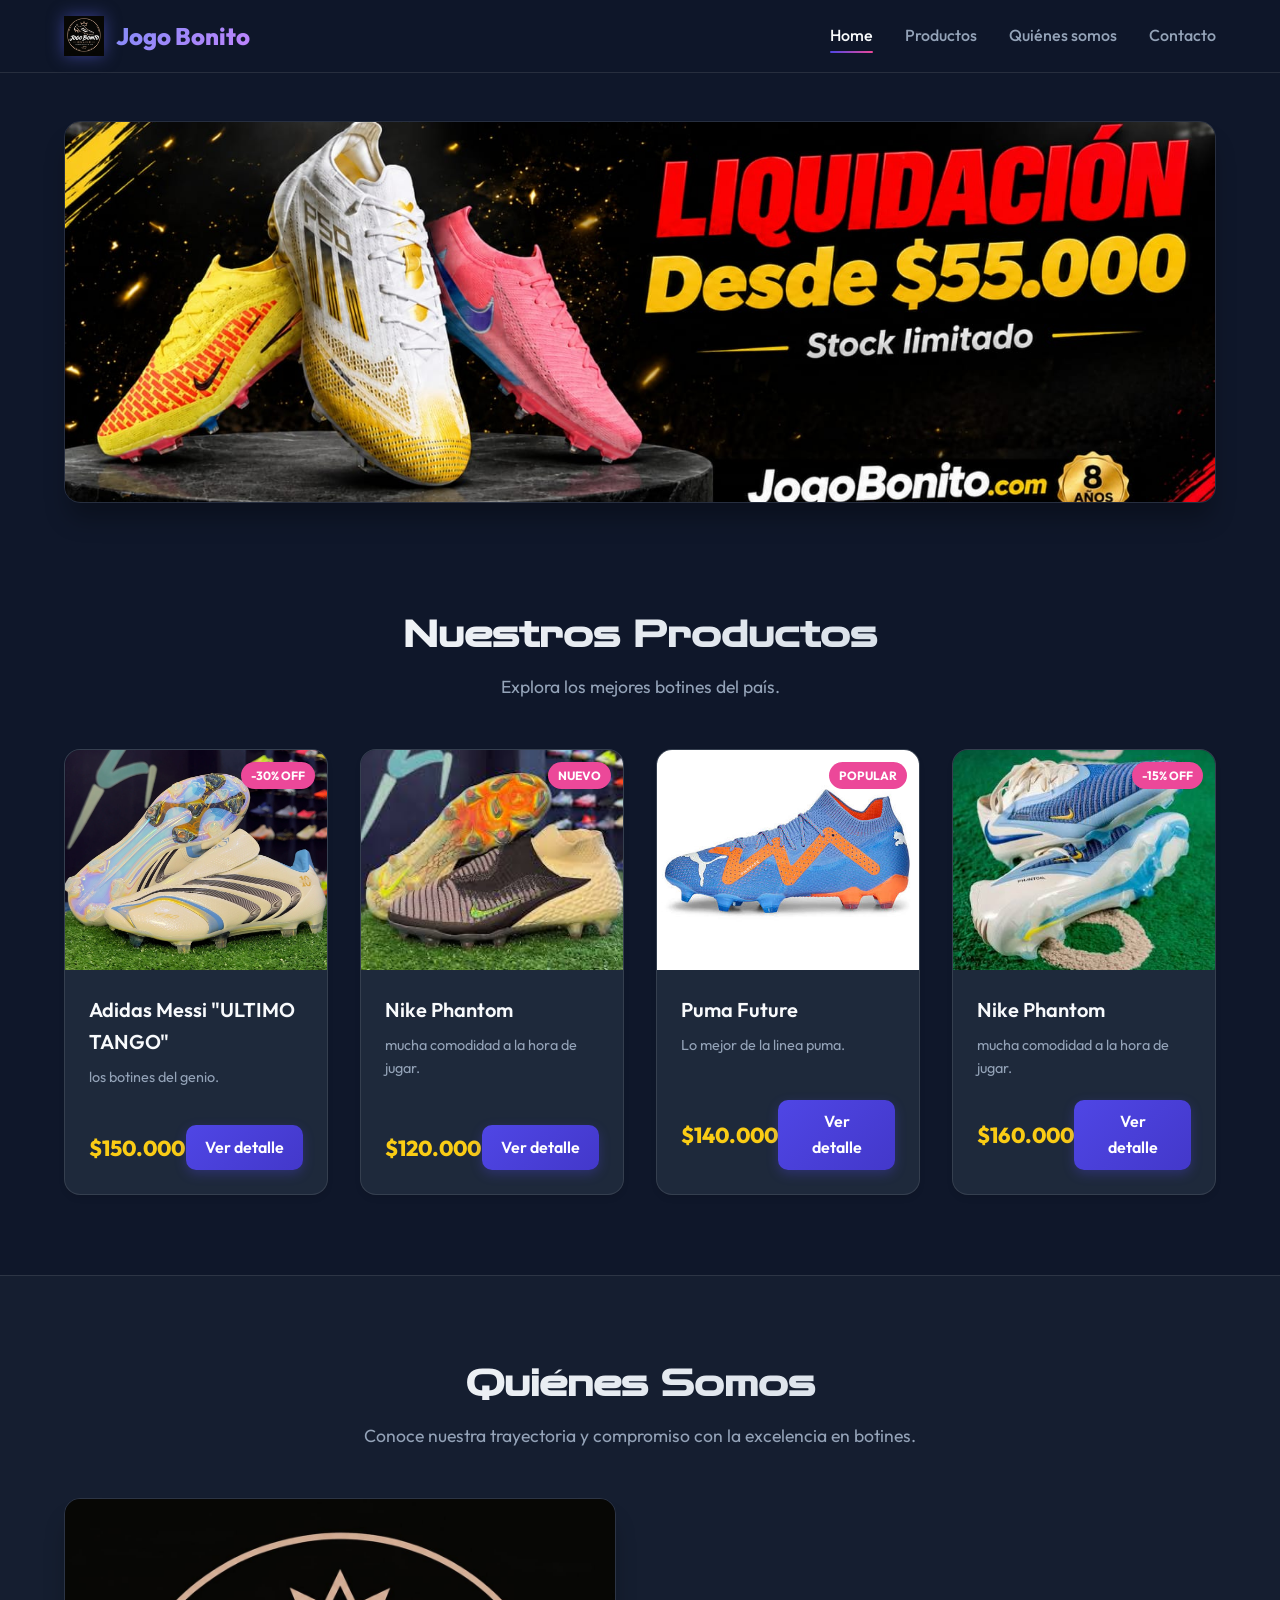
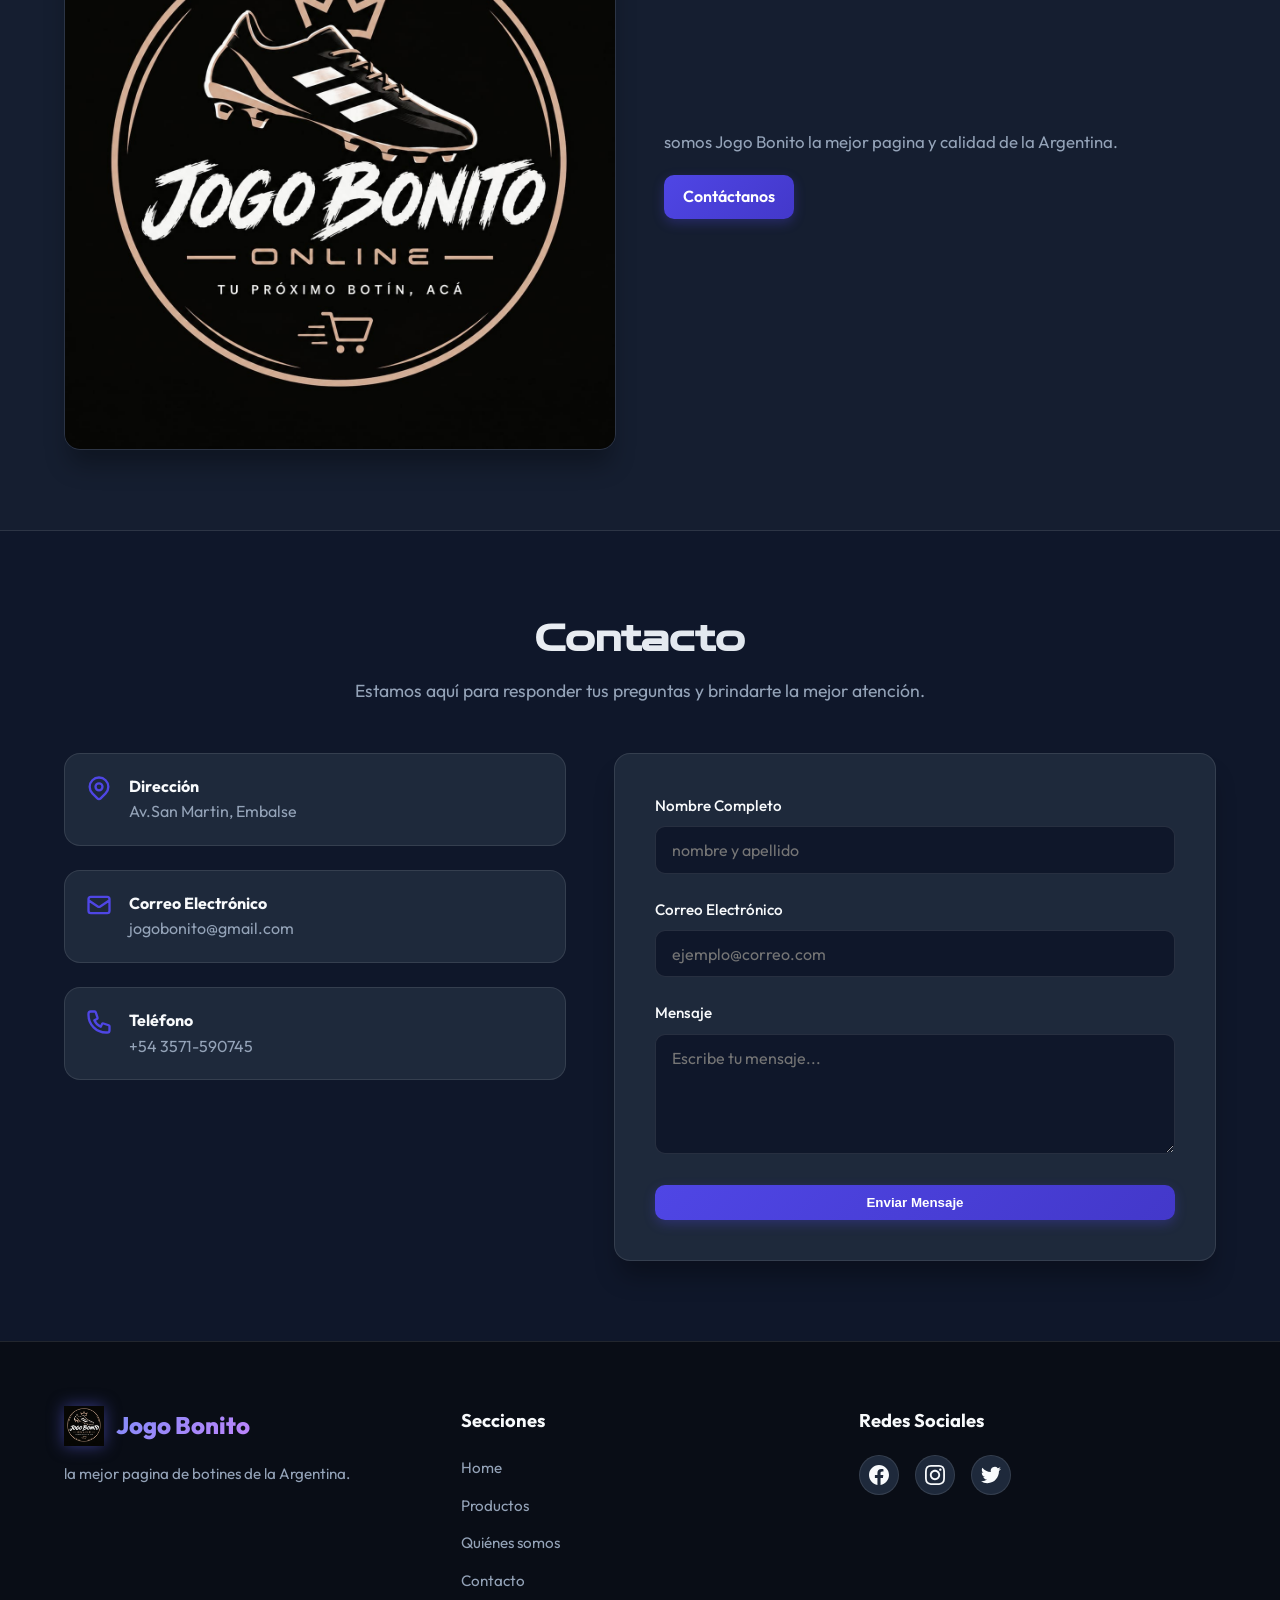
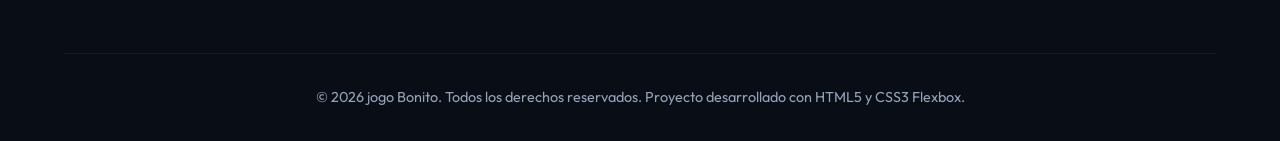
<file: index.html>
<!DOCTYPE html>
<html lang="es">
<head>
  <meta charset="UTF-8">
  <meta name="viewport" content="width=device-width, initial-scale=1.0">
  <meta name="description" content="Landing page moderna con catálogo de productos exclusivos, ofertas especiales y diseño adaptativo.">
  <title>jogo bonito| Landing Page & Catálogo</title>
  <link rel="stylesheet" href="styles2.css">
  <link rel="preconnect" href="https://fonts.googleapis.com">
<link rel="preconnect" href="https://fonts.gstatic.com" crossorigin>
<link href="https://fonts.googleapis.com/css2?family=Zen+Dots&display=swap" rel="stylesheet">
</head>
<body>

  <!-- BARRA DE NAVEGACIÓN -->
  <header class="header">
    <div class="container navbar">
      <a href="#home" class="logo-container">
        <img src="imagenes/logo.jpg" alt="Jogo Bonito Logo" class="logo-icon">
        <span class="logo-text">Jogo Bonito</span>
      </a>
      <nav>
        <ul class="nav-links">
          <li><a href="#home" class="active">Home</a></li>
          <li><a href="#productos">Productos</a></li>
          <li><a href="#quienes-somos">Quiénes somos</a></li>
          <li><a href="#contacto">Contacto</a></li>
        </ul>
      </nav>
    </div>
  </header>

  <!-- BANNER DE OFERTA -->
  <section id="home" class="banner-section">
    <div class="container">
      <div class="banner-card">
        <img src="imagenes/banner.jpg" alt="Banner de Oferta Especial" class="banner-img">
      </div>
    </div>
  </section>

  <!-- SECCIÓN DE PRODUCTOS (FLEXBOX) -->
  <section id="productos" class="productos-section">
    <div class="container">
      <h2 class="section-title">Nuestros Productos</h2>
      <p class="section-subtitle">Explora los mejores botines del país.</p>

      <div class="productos-flex-container">
        
        <!-- Tarjeta de Producto 1 -->
        <article class="producto-card">
          <a href="producto1.html" class="producto-img-wrapper" title="Ver detalle de Adidas Messi ULTIMO TANGO">
            <span class="badge-offer">-30% OFF</span>
            <img src="imagenes/botines 1.webp" alt="adidas messi "ULTIMO TANGO"">
          </a>
          <div class="producto-info">
            <h3 class="producto-titulo">Adidas Messi "ULTIMO TANGO"</h3>
            <p class="producto-descripcion">los botines del genio.</p>
            <div class="producto-footer">
              <span class="producto-precio">$150.000</span>
              <a href="producto1.html" class="btn-primary">Ver detalle</a>
            </div>
          </div>
        </article>

        <!-- Tarjeta de Producto 2 -->
        <article class="producto-card">
          <a href="producto2.html" class="producto-img-wrapper" title="Ver detalle de Smartwatch Pro">
            <span class="badge-offer">Nuevo</span>
            <img src="imagenes/botines 2.jpg" alt="Nike Phantom">
          </a>
          <div class="producto-info">
            <h3 class="producto-titulo">Nike Phantom</h3>
            <p class="producto-descripcion">mucha comodidad a la hora de jugar.</p>
            <div class="producto-footer">
              <span class="producto-precio">$120.000</span>
              <a href="producto2.html" class="btn-primary">Ver detalle</a>
            </div>
          </div>
        </article>

        <!-- Tarjeta de Producto 3 -->
        <article class="producto-card">
          <a href="producto3.html" class="producto-img-wrapper" title="Ver detalle de Puma Future">
            <span class="badge-offer">Popular</span>
            <img src="imagenes/botines3.jpg" alt="Puma Future">
          </a>
          <div class="producto-info">
            <h3 class="producto-titulo">Puma Future</h3>
            <p class="producto-descripcion">Lo mejor de la linea puma.</p>
            <div class="producto-footer">
              <span class="producto-precio">$140.000</span>
              <a href="producto3.html" class="btn-primary">Ver detalle</a>
            </div>
          </div>
        </article>

        <!-- Tarjeta de Producto 4 -->
        <article class="producto-card">
          <a href="producto4.html" class="producto-img-wrapper" title="Ver detalle de Nike Phantom">
            <span class="badge-offer">-15% OFF</span>
            <img src="imagenes/botines4.jpg" alt="Nike Phantom">
          </a>
          <div class="producto-info">
            <h3 class="producto-titulo">Nike Phantom</h3>
            <p class="producto-descripcion">mucha comodidad a la hora de jugar.</p>
            <div class="producto-footer">
              <span class="producto-precio">$160.000</span>
              <a href="producto4.html" class="btn-primary">Ver detalle</a>
            </div>
          </div>
        </article>

      </div>
    </div>
  </section>

  <!-- SECCIÓN QUIÉNES SOMOS -->
  <section id="quienes-somos" class="about-section">
    <div class="container">
      <h2 class="section-title">Quiénes Somos</h2>
      <p class="section-subtitle">Conoce nuestra trayectoria y compromiso con la excelencia en botines.</p>

      <div class="about-flex-container">
        <div class="about-img-box">
          <img src="imagenes/logo.jpg" alt="Imagen Quiénes Somos">
        </div>
        <div class="about-content">
          <p>somos Jogo Bonito la mejor pagina y calidad de la Argentina.</p>
          <p></p>
          <a href="#contacto" class="btn-primary">Contáctanos</a>
        </div>
      </div>
    </div>
  </section>

  <!-- SECCIÓN CONTACTO -->
  <section id="contacto" class="contacto-section">
    <div class="container">
      <h2 class="section-title">Contacto</h2>
      <p class="section-subtitle">Estamos aquí para responder tus preguntas y brindarte la mejor atención.</p>

      <div class="contacto-flex-container">
        
        <div class="contacto-info">
          <div class="contacto-info-item">
            <svg class="contacto-icon" xmlns="http://www.w3.org/2000/svg" fill="none" viewBox="0 0 24 24" stroke="currentColor">
              <path stroke-linecap="round" stroke-linejoin="round" stroke-width="2" d="M17.657 16.657L13.414 20.9a1.998 1.998 0 01-2.827 0l-4.244-4.243a8 8 0 1111.314 0z" />
              <path stroke-linecap="round" stroke-linejoin="round" stroke-width="2" d="M15 11a3 3 0 11-6 0 3 3 0 016 0z" />
            </svg>
            <div>
              <h4>Dirección</h4>
              <p style="color: var(--text-muted);">Av.San Martin, Embalse</p>
            </div>
          </div>

          <div class="contacto-info-item">
            <svg class="contacto-icon" xmlns="http://www.w3.org/2000/svg" fill="none" viewBox="0 0 24 24" stroke="currentColor">
              <path stroke-linecap="round" stroke-linejoin="round" stroke-width="2" d="M3 8l7.89 5.26a2 2 0 002.22 0L21 8M5 19h14a2 2 0 002-2V7a2 2 0 00-2-2H5a2 2 0 00-2 2v10a2 2 0 002 2z" />
            </svg>
            <div>
              <h4>Correo Electrónico</h4>
              <p style="color: var(--text-muted);">jogobonito@gmail.com</p>
            </div>
          </div>

          <div class="contacto-info-item">
            <svg class="contacto-icon" xmlns="http://www.w3.org/2000/svg" fill="none" viewBox="0 0 24 24" stroke="currentColor">
              <path stroke-linecap="round" stroke-linejoin="round" stroke-width="2" d="M3 5a2 2 0 012-2h3.28a1 1 0 01.948.684l1.498 4.493a1 1 0 01-.502 1.21l-2.257 1.13a11.042 11.042 0 005.516 5.516l1.13-2.257a1 1 0 011.21-.502l4.493 1.498a1 1 0 01.684.949V19a2 2 0 01-2 2h-1C9.716 21 3 14.284 3 6V5z" />
            </svg>
            <div>
              <h4>Teléfono</h4>
              <p style="color: var(--text-muted);">+54 3571-590745</p>
            </div>
          </div>
        </div>

        <div class="contacto-form-box">
          <form onsubmit="event.preventDefault(); alert('¡Mensaje enviado con éxito!');">
            <div class="form-group">
              <label for="nombre">Nombre Completo</label>
              <input type="text" id="nombre" class="form-control" placeholder="nombre y apellido" required>
            </div>
            <div class="form-group">
              <label for="email">Correo Electrónico</label>
              <input type="email" id="email" class="form-control" placeholder="ejemplo@correo.com" required>
            </div>
            <div class="form-group">
              <label for="mensaje">Mensaje</label>
              <textarea id="mensaje" class="form-control" placeholder="Escribe tu mensaje..." required></textarea>
            </div>
            <button type="submit" class="btn-primary" style="width: 100%;">Enviar Mensaje</button>
          </form>
        </div>

      </div>
    </div>
  </section>

  <!-- FOOTER (PIE DE PÁGINA) -->
  <footer class="footer">
    <div class="container">
      <div class="footer-flex-container">
        
        <!-- Columna Marca -->
        <div class="footer-col">
          <div class="logo-container" style="margin-bottom: 1rem;">
            <img src="imagenes/logo.jpg" alt="jogobonito" class="logo-icon">
            <span class="logo-text">Jogo Bonito</span>
          </div>
          <p style="color: var(--text-muted); font-size: 0.95rem;">la mejor pagina de botines de la Argentina.</p>
        </div>

        <!-- Columna Enlaces de Secciones -->
        <div class="footer-col">
          <h4>Secciones</h4>
          <ul class="footer-links">
            <li><a href="#home">Home</a></li>
            <li><a href="#productos">Productos</a></li>
            <li><a href="#quienes-somos">Quiénes somos</a></li>
            <li><a href="#contacto">Contacto</a></li>
          </ul>
        </div>

        <!-- Columna Redes Sociales -->
        <div class="footer-col">
          <h4>Redes Sociales</h4>
          <div class="social-links">
            <a href="https://facebook.com" target="_blank" class="social-btn" aria-label="Facebook">
              <svg width="20" height="20" fill="currentColor" viewBox="0 0 24 24"><path d="M24 12.073c0-6.627-5.373-12-12-12s-12 5.373-12 12c0 5.99 4.388 10.954 10.125 11.854v-8.385H7.078v-3.47h3.047V9.43c0-3.007 1.792-4.669 4.533-4.669 1.312 0 2.686.235 2.686.235v2.953H15.83c-1.491 0-1.956.925-1.956 1.874v2.25h3.328l-.532 3.47h-2.796v8.385C19.612 23.027 24 18.062 24 12.073z"/></svg>
            </a>
            <a href="https://instagram.com" target="_blank" class="social-btn" aria-label="Instagram">
              <svg width="20" height="20" fill="currentColor" viewBox="0 0 24 24"><path d="M12 2.163c3.204 0 3.584.012 4.85.07 3.252.148 4.771 1.691 4.919 4.919.058 1.265.069 1.645.069 4.849 0 3.205-.012 3.584-.069 4.849-.149 3.225-1.664 4.771-4.919 4.919-1.266.058-1.644.07-4.85.07-3.204 0-3.584-.012-4.849-.07-3.26-.149-4.771-1.699-4.919-4.92-.058-1.265-.07-1.644-.07-4.849 0-3.204.013-3.583.07-4.849.149-3.227 1.664-4.771 4.919-4.919 1.266-.057 1.645-.069 4.849-.069zm0-2.163c-3.259 0-3.667.014-4.947.072-4.358.2-6.78 2.618-6.98 6.98-.059 1.281-.073 1.689-.073 4.948 0 3.259.014 3.668.072 4.948.2 4.358 2.618 6.78 6.98 6.98 1.281.058 1.689.072 4.948.072 3.259 0 3.668-.014 4.948-.072 4.354-.2 6.782-2.618 6.979-6.98.059-1.28.073-1.689.073-4.948 0-3.259-.014-3.667-.072-4.947-.196-4.354-2.617-6.78-6.979-6.98-1.281-.059-1.69-.073-4.949-.073zm0 5.838c-3.403 0-6.162 2.759-6.162 6.162s2.759 6.163 6.162 6.163 6.162-2.759 6.162-6.163c0-3.403-2.759-6.162-6.162-6.162zm0 10.162c-2.209 0-4-1.79-4-4 0-2.209 1.791-4 4-4s4 1.791 4 4c0 2.21-1.791 4-4 4zm6.406-11.845c-.796 0-1.441.645-1.441 1.44s.645 1.44 1.441 1.44c.795 0 1.439-.645 1.439-1.44s-.644-1.44-1.439-1.44z"/></svg>
            </a>
            <a href="https://twitter.com" target="_blank" class="social-btn" aria-label="Twitter">
              <svg width="20" height="20" fill="currentColor" viewBox="0 0 24 24"><path d="M23.953 4.57a10 10 0 01-2.825.775 4.958 4.958 0 002.163-2.723c-.951.555-2.005.959-3.127 1.184a4.92 4.92 0 00-8.384 4.482C7.69 8.095 4.067 6.13 1.64 3.162a4.822 4.822 0 00-.666 2.475c0 1.71.87 3.213 2.188 4.096a4.904 4.904 0 01-2.228-.616v.06a4.923 4.923 0 003.946 4.827 4.996 4.996 0 01-2.212.085 4.936 4.936 0 004.604 3.417 9.867 9.867 0 01-6.102 2.105c-.39 0-.779-.023-1.17-.067a13.995 13.995 0 007.557 2.209c9.053 0 13.998-7.496 13.998-13.985 0-.21 0-.42-.015-.63A9.936 9.936 0 0024 4.59z"/></svg>
            </a>
          </div>
        </div>

      </div>

      <div class="footer-bottom">
        <p>&copy; 2026 jogo Bonito. Todos los derechos reservados. Proyecto desarrollado con HTML5 y CSS3 Flexbox.</p>
      </div>
    </div>
  </footer>

</body>
</html>
</file>
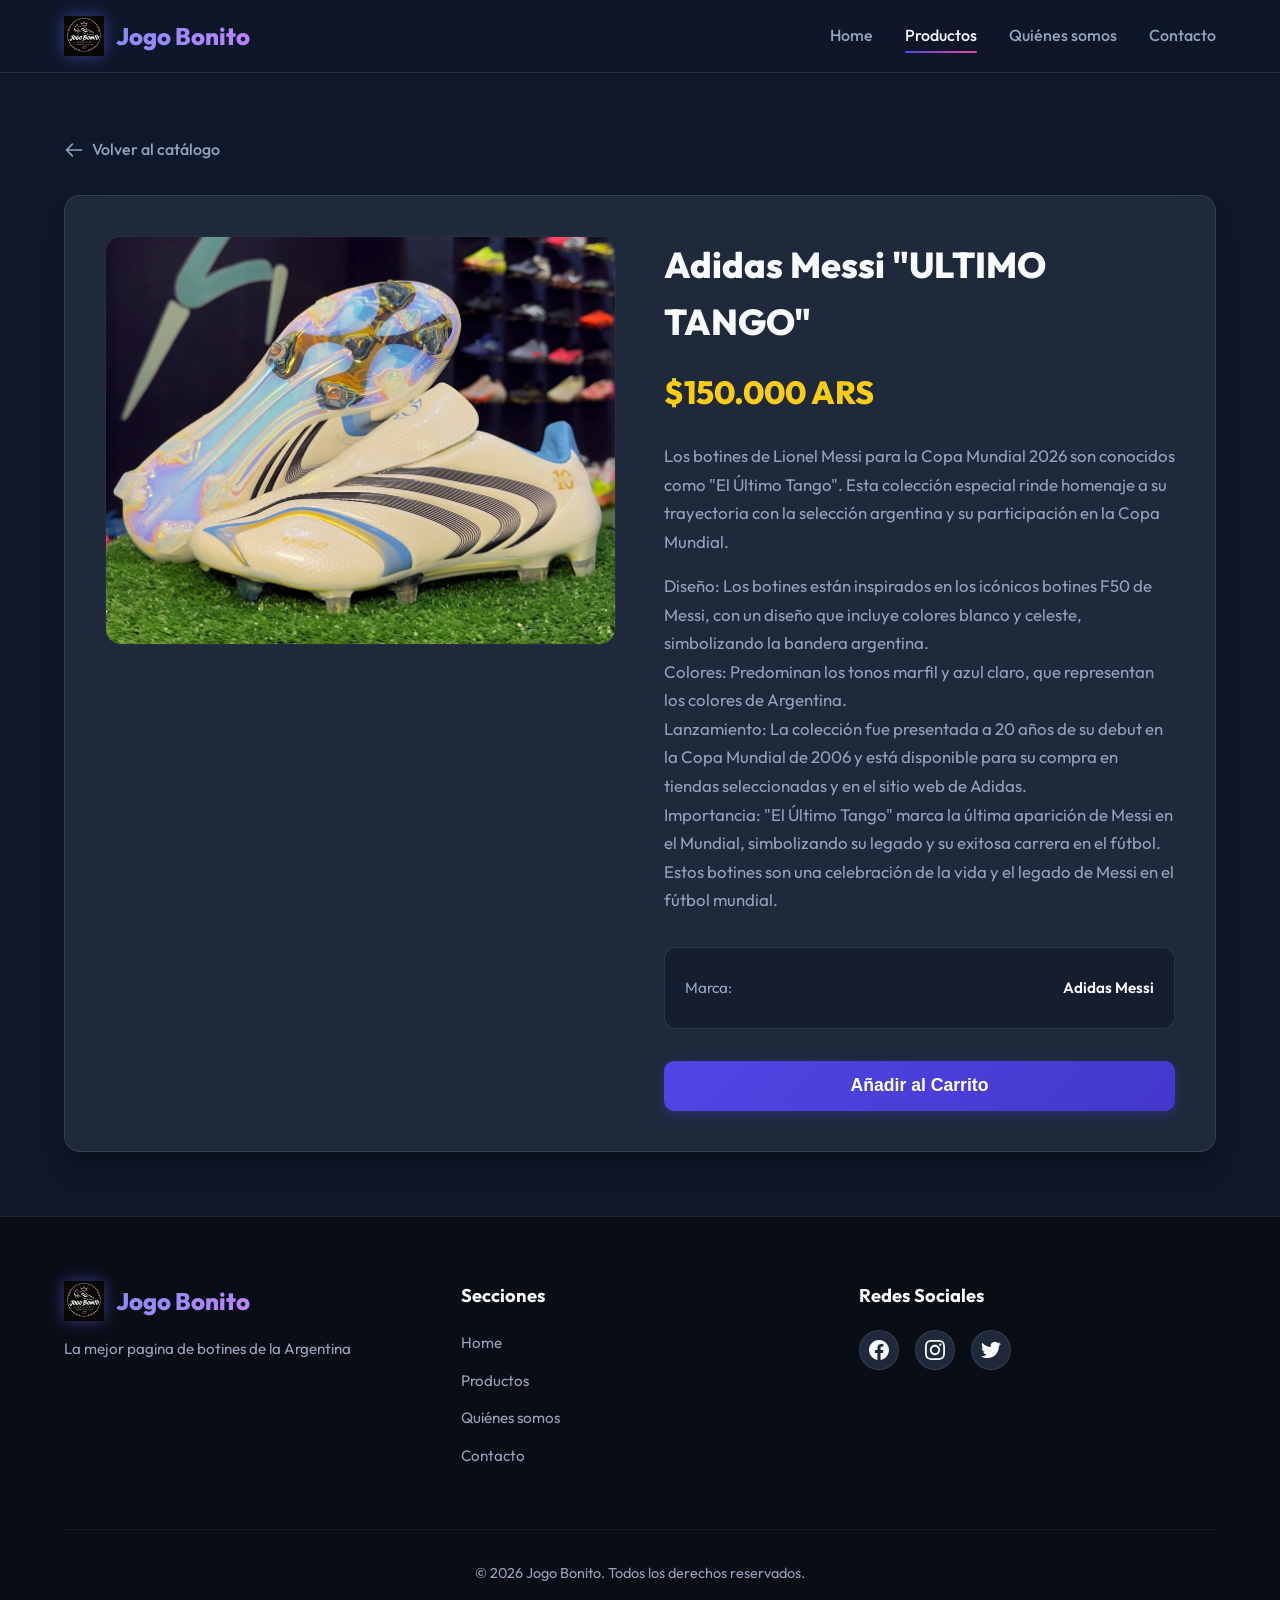
<file: producto1.html>
<!DOCTYPE html>
<html lang="es">
<head>
  <meta charset="UTF-8">
  <meta name="viewport" content="width=device-width, initial-scale=1.0">
  <meta name="description" content="Detalle de producto - Adidas Messi">
  <title>Adidas Messi</title>
  <link rel="stylesheet" href="styles2.css">
</head>
<body>

  <!-- BARRA DE NAVEGACIÓN -->
  <header class="header">
    <div class="container navbar">
      <a href="index.html" class="logo-container">
        <img src="imagenes/logo.jpg" alt="jogobonito Logo" class="logo-icon">
        <span class="logo-text">Jogo Bonito</span>
      </a>
      <nav>
        <ul class="nav-links">
          <li><a href="index.html#home">Home</a></li>
          <li><a href="index.html#productos" class="active">Productos</a></li>
          <li><a href="index.html#quienes-somos">Quiénes somos</a></li>
          <li><a href="index.html#contacto">Contacto</a></li>
        </ul>
      </nav>
    </div>
  </header>

  <!-- SECCIÓN DE DETALLE DE PRODUCTO -->
  <main class="detalle-section">
    <div class="container">
      
      <a href="index.html#productos" class="back-btn">
        <svg width="20" height="20" fill="none" stroke="currentColor" viewBox="0 0 24 24">
          <path stroke-linecap="round" stroke-linejoin="round" stroke-width="2" d="M10 19l-7-7m0 0l7-7m-7 7h18" />
        </svg>
        Volver al catálogo
      </a>

      <div class="detalle-flex-container">
        
        <!-- Imagen ampliada del producto -->
        <div class="detalle-img-box">
          <img src="imagenes/botines 1.webp" alt="Adidas Messi ULTIMO TANGO">
        </div>

        <!-- Información y descripción extendida -->
        <div class="detalle-info-box">
          <h1 class="detalle-titulo">Adidas Messi "ULTIMO TANGO"</h1>
          <div class="detalle-precio">$150.000 ARS</div>
          
          <div class="detalle-descripcion">
            <p style="margin-bottom: 1rem;">
             Los botines de Lionel Messi para la Copa Mundial 2026 son conocidos como "El Último Tango". Esta colección especial rinde homenaje a su trayectoria con la selección argentina y su participación en la Copa Mundial.
               </p>
 Diseño: Los botines están inspirados en los icónicos botines F50 de Messi, con un diseño que incluye colores blanco y celeste, simbolizando la bandera argentina. 
 </p>
 Colores: Predominan los tonos marfil y azul claro, que representan los colores de Argentina. 
 </p>
Lanzamiento: La colección fue presentada a 20 años de su debut en la Copa Mundial de 2006 y está disponible para su compra en tiendas seleccionadas y en el sitio web de Adidas. 
 
</p>

Importancia: "El Último Tango" marca la última aparición de Messi en el Mundial, simbolizando su legado y su exitosa carrera en el fútbol. 
 
</p>


Estos botines son una celebración de la vida y el legado de Messi en el fútbol mundial.
            </p>
            <p>
            </p>
          </div>

          <ul class="specs-list">
            <li><span class="specs-label">Marca:</span> <span class="specs-val">Adidas Messi</span></li>

          </ul>

          <button class="btn-primary" style="font-size: 1.1rem; padding: 0.9rem 2rem; width: 100%;" onclick="alert('¡Producto agregado al carrito de compras!');">
            Añadir al Carrito
          </button>
        </div>

      </div>

    </div>
  </main>

  <!-- FOOTER -->
  <footer class="footer">
    <div class="container">
      <div class="footer-flex-container">
        
        <div class="footer-col">
          <div class="logo-container" style="margin-bottom: 1rem;">
            <img src="imagenes/logo.jpg" alt="jogobonito" class="logo-icon">
            <span class="logo-text">Jogo Bonito</span>
          </div>
          <p style="color: var(--text-muted); font-size: 0.95rem;">La mejor pagina de botines de la Argentina</p>
        </div>

        <div class="footer-col">
          <h4>Secciones</h4>
          <ul class="footer-links">
            <li><a href="index.html#home">Home</a></li>
            <li><a href="index.html#productos">Productos</a></li>
            <li><a href="index.html#quienes-somos">Quiénes somos</a></li>
            <li><a href="index.html#contacto">Contacto</a></li>
          </ul>
        </div>

        <div class="footer-col">
          <h4>Redes Sociales</h4>
          <div class="social-links">
            <a href="https://facebook.com" target="_blank" class="social-btn" aria-label="Facebook">
              <svg width="20" height="20" fill="currentColor" viewBox="0 0 24 24"><path d="M24 12.073c0-6.627-5.373-12-12-12s-12 5.373-12 12c0 5.99 4.388 10.954 10.125 11.854v-8.385H7.078v-3.47h3.047V9.43c0-3.007 1.792-4.669 4.533-4.669 1.312 0 2.686.235 2.686.235v2.953H15.83c-1.491 0-1.956.925-1.956 1.874v2.25h3.328l-.532 3.47h-2.796v8.385C19.612 23.027 24 18.062 24 12.073z"/></svg>
            </a>
            <a href="https://instagram.com" target="_blank" class="social-btn" aria-label="Instagram">
              <svg width="20" height="20" fill="currentColor" viewBox="0 0 24 24"><path d="M12 2.163c3.204 0 3.584.012 4.85.07 3.252.148 4.771 1.691 4.919 4.919.058 1.265.069 1.645.069 4.849 0 3.205-.012 3.584-.069 4.849-.149 3.225-1.664 4.771-4.919 4.919-1.266.058-1.644.07-4.85.07-3.204 0-3.584-.012-4.849-.07-3.26-.149-4.771-1.699-4.919-4.92-.058-1.265-.07-1.644-.07-4.849 0-3.204.013-3.583.07-4.849.149-3.227 1.664-4.771 4.919-4.919 1.266-.057 1.645-.069 4.849-.069zm0-2.163c-3.259 0-3.667.014-4.947.072-4.358.2-6.78 2.618-6.98 6.98-.059 1.281-.073 1.689-.073 4.948 0 3.259.014 3.668.072 4.948.2 4.358 2.618 6.78 6.98 6.98 1.281.058 1.689.072 4.948.072 3.259 0 3.668-.014 4.948-.072 4.354-.2 6.782-2.618 6.979-6.98.059-1.28.073-1.689.073-4.948 0-3.259-.014-3.667-.072-4.947-.196-4.354-2.617-6.78-6.979-6.98-1.281-.059-1.69-.073-4.949-.073zm0 5.838c-3.403 0-6.162 2.759-6.162 6.162s2.759 6.163 6.162 6.163 6.162-2.759 6.162-6.163c0-3.403-2.759-6.162-6.162-6.162zm0 10.162c-2.209 0-4-1.79-4-4 0-2.209 1.791-4 4-4s4 1.791 4 4c0 2.21-1.791 4-4 4zm6.406-11.845c-.796 0-1.441.645-1.441 1.44s.645 1.44 1.441 1.44c.795 0 1.439-.645 1.439-1.44s-.644-1.44-1.439-1.44z"/></svg>
            </a>
            <a href="https://twitter.com" target="_blank" class="social-btn" aria-label="Twitter">
              <svg width="20" height="20" fill="currentColor" viewBox="0 0 24 24"><path d="M23.953 4.57a10 10 0 01-2.825.775 4.958 4.958 0 002.163-2.723c-.951.555-2.005.959-3.127 1.184a4.92 4.92 0 00-8.384 4.482C7.69 8.095 4.067 6.13 1.64 3.162a4.822 4.822 0 00-.666 2.475c0 1.71.87 3.213 2.188 4.096a4.904 4.904 0 01-2.228-.616v.06a4.923 4.923 0 003.946 4.827 4.996 4.996 0 01-2.212.085 4.936 4.936 0 004.604 3.417 9.867 9.867 0 01-6.102 2.105c-.39 0-.779-.023-1.17-.067a13.995 13.995 0 007.557 2.209c9.053 0 13.998-7.496 13.998-13.985 0-.21 0-.42-.015-.63A9.936 9.936 0 0024 4.59z"/></svg>
            </a>
          </div>
        </div>

      </div>

      <div class="footer-bottom">
        <p>&copy; 2026 Jogo Bonito. Todos los derechos reservados.</p>
      </div>
    </div>
  </footer>

</body>
</html>
</file>
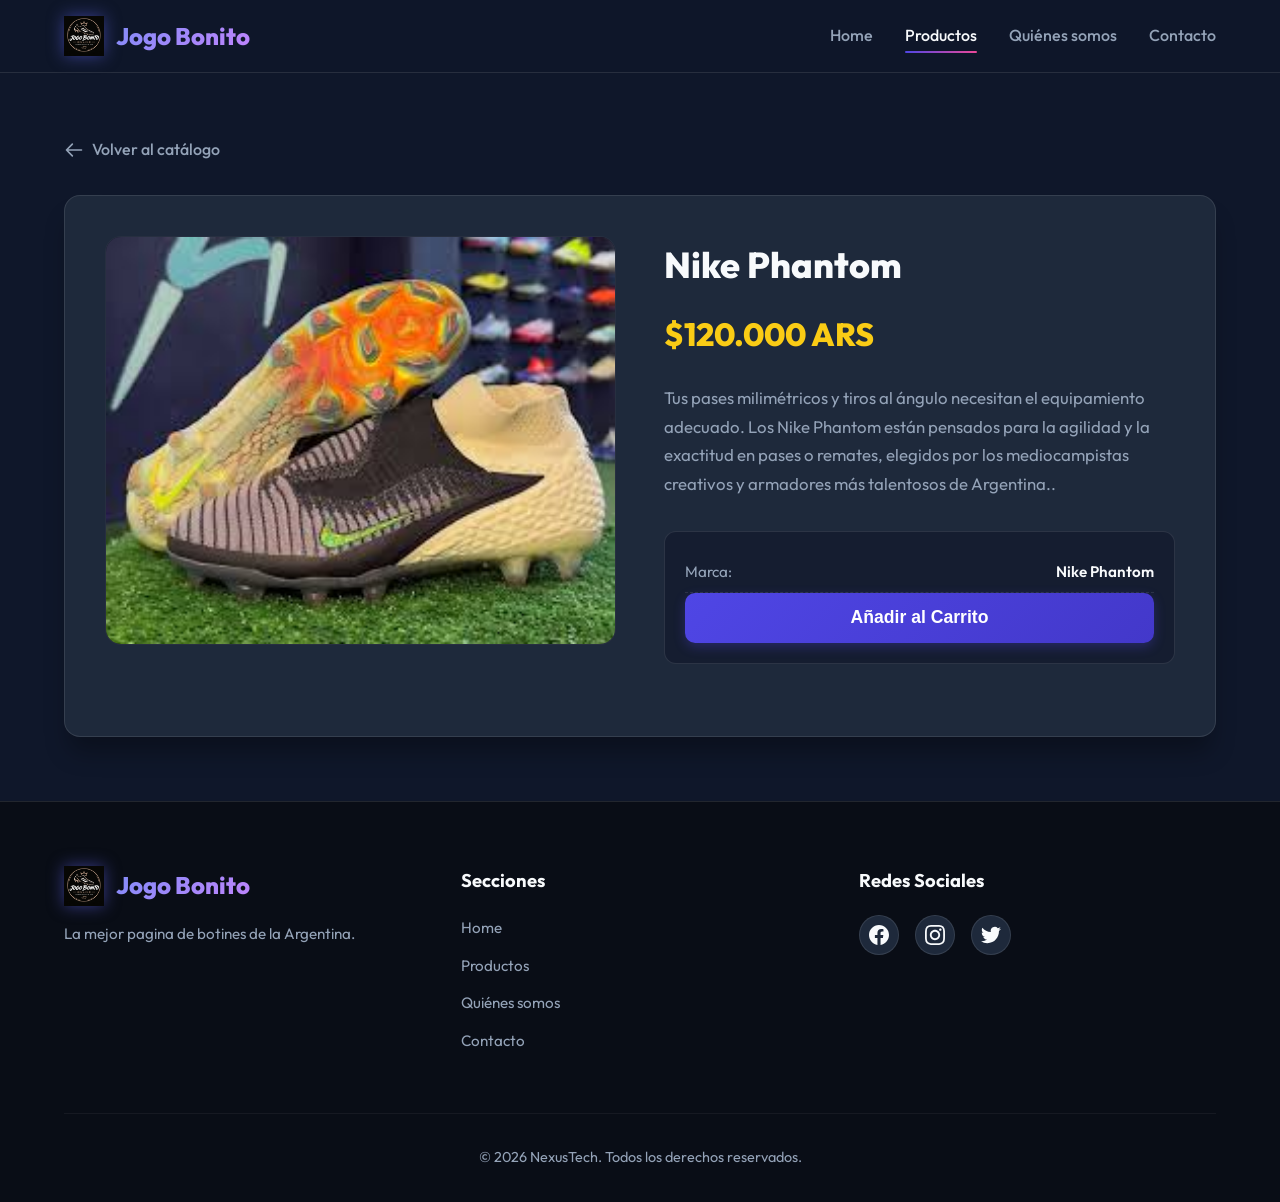
<file: producto2.html>
<!DOCTYPE html>
<html lang="es">
<head>
  <meta charset="UTF-8">
  <meta name="viewport" content="width=device-width, initial-scale=1.0">
  <meta name="description" content="Detalle de producto - Nike Phantom ">
  <title>Nike Phantom</title>
  <link rel="stylesheet" href="styles2.css">
</head>
<body>

  <!-- BARRA DE NAVEGACIÓN -->
  <header class="header">
    <div class="container navbar">
      <a href="index.html" class="logo-container">
        <img src="imagenes/logo.jpg" alt="jogobonito" class="logo-icon">
        <span class="logo-text">Jogo Bonito</span>
      </a>
      <nav>
        <ul class="nav-links">
          <li><a href="index.html#home">Home</a></li>
          <li><a href="index.html#productos" class="active">Productos</a></li>
          <li><a href="index.html#quienes-somos">Quiénes somos</a></li>
          <li><a href="index.html#contacto">Contacto</a></li>
        </ul>
      </nav>
    </div>
  </header>

  <!-- SECCIÓN DE DETALLE DE PRODUCTO -->
  <main class="detalle-section">
    <div class="container">
      
      <a href="index.html#productos" class="back-btn">
        <svg width="20" height="20" fill="none" stroke="currentColor" viewBox="0 0 24 24">
          <path stroke-linecap="round" stroke-linejoin="round" stroke-width="2" d="M10 19l-7-7m0 0l7-7m-7 7h18" />
        </svg>
        Volver al catálogo
      </a>

      <div class="detalle-flex-container">
        
        <div class="detalle-img-box">
          <img src="imagenes/botines 2.jpg" alt="Nike Phantom">
        </div>

        <div class="detalle-info-box">
          <h1 class="detalle-titulo">Nike Phantom</h1>
          <div class="detalle-precio">$120.000 ARS</div>
          
          <div class="detalle-descripcion">
            <p style="margin-bottom: 1rem;">
             Tus pases milimétricos y tiros al ángulo necesitan el equipamiento adecuado. Los Nike Phantom están pensados para la agilidad y la exactitud en pases o remates, elegidos por los mediocampistas creativos y armadores más talentosos de Argentina..
            </p>
            <p>
          </div>

          <ul class="specs-list">
            <li><span class="specs-label">Marca:</span> <span class="specs-val">Nike Phantom</span></li>

          <button class="btn-primary" style="font-size: 1.1rem; padding: 0.9rem 2rem; width: 100%;" onclick="alert('¡Producto agregado al carrito de compras!');">
            Añadir al Carrito
          </button>
        </div>

      </div>

    </div>
  </main>

  <!-- FOOTER -->
  <footer class="footer">
    <div class="container">
      <div class="footer-flex-container">
        
        <div class="footer-col">
          <div class="logo-container" style="margin-bottom: 1rem;">
            <img src="imagenes/logo.jpg" alt="jogobonito" class="logo-icon">
            <span class="logo-text">Jogo Bonito</span>
          </div>
          <p style="color: var(--text-muted); font-size: 0.95rem;">La mejor pagina de botines de la Argentina.</p>
        </div>

        <div class="footer-col">
          <h4>Secciones</h4>
          <ul class="footer-links">
            <li><a href="index.html#home">Home</a></li>
            <li><a href="index.html#productos">Productos</a></li>
            <li><a href="index.html#quienes-somos">Quiénes somos</a></li>
            <li><a href="index.html#contacto">Contacto</a></li>
          </ul>
        </div>

        <div class="footer-col">
          <h4>Redes Sociales</h4>
          <div class="social-links">
            <a href="https://facebook.com" target="_blank" class="social-btn" aria-label="Facebook">
              <svg width="20" height="20" fill="currentColor" viewBox="0 0 24 24"><path d="M24 12.073c0-6.627-5.373-12-12-12s-12 5.373-12 12c0 5.99 4.388 10.954 10.125 11.854v-8.385H7.078v-3.47h3.047V9.43c0-3.007 1.792-4.669 4.533-4.669 1.312 0 2.686.235 2.686.235v2.953H15.83c-1.491 0-1.956.925-1.956 1.874v2.25h3.328l-.532 3.47h-2.796v8.385C19.612 23.027 24 18.062 24 12.073z"/></svg>
            </a>
            <a href="https://instagram.com" target="_blank" class="social-btn" aria-label="Instagram">
              <svg width="20" height="20" fill="currentColor" viewBox="0 0 24 24"><path d="M12 2.163c3.204 0 3.584.012 4.85.07 3.252.148 4.771 1.691 4.919 4.919.058 1.265.069 1.645.069 4.849 0 3.205-.012 3.584-.069 4.849-.149 3.225-1.664 4.771-4.919 4.919-1.266.058-1.644.07-4.85.07-3.204 0-3.584-.012-4.849-.07-3.26-.149-4.771-1.699-4.919-4.92-.058-1.265-.07-1.644-.07-4.849 0-3.204.013-3.583.07-4.849.149-3.227 1.664-4.771 4.919-4.919 1.266-.057 1.645-.069 4.849-.069zm0-2.163c-3.259 0-3.667.014-4.947.072-4.358.2-6.78 2.618-6.98 6.98-.059 1.281-.073 1.689-.073 4.948 0 3.259.014 3.668.072 4.948.2 4.358 2.618 6.78 6.98 6.98 1.281.058 1.689.072 4.948.072 3.259 0 3.668-.014 4.948-.072 4.354-.2 6.782-2.618 6.979-6.98.059-1.28.073-1.689.073-4.948 0-3.259-.014-3.667-.072-4.947-.196-4.354-2.617-6.78-6.979-6.98-1.281-.059-1.69-.073-4.949-.073zm0 5.838c-3.403 0-6.162 2.759-6.162 6.162s2.759 6.163 6.162 6.163 6.162-2.759 6.162-6.163c0-3.403-2.759-6.162-6.162-6.162zm0 10.162c-2.209 0-4-1.79-4-4 0-2.209 1.791-4 4-4s4 1.791 4 4c0 2.21-1.791 4-4 4zm6.406-11.845c-.796 0-1.441.645-1.441 1.44s.645 1.44 1.441 1.44c.795 0 1.439-.645 1.439-1.44s-.644-1.44-1.439-1.44z"/></svg>
            </a>
            <a href="https://twitter.com" target="_blank" class="social-btn" aria-label="Twitter">
              <svg width="20" height="20" fill="currentColor" viewBox="0 0 24 24"><path d="M23.953 4.57a10 10 0 01-2.825.775 4.958 4.958 0 002.163-2.723c-.951.555-2.005.959-3.127 1.184a4.92 4.92 0 00-8.384 4.482C7.69 8.095 4.067 6.13 1.64 3.162a4.822 4.822 0 00-.666 2.475c0 1.71.87 3.213 2.188 4.096a4.904 4.904 0 01-2.228-.616v.06a4.923 4.923 0 003.946 4.827 4.996 4.996 0 01-2.212.085 4.936 4.936 0 004.604 3.417 9.867 9.867 0 01-6.102 2.105c-.39 0-.779-.023-1.17-.067a13.995 13.995 0 007.557 2.209c9.053 0 13.998-7.496 13.998-13.985 0-.21 0-.42-.015-.63A9.936 9.936 0 0024 4.59z"/></svg>
            </a>
          </div>
        </div>

      </div>

      <div class="footer-bottom">
        <p>&copy; 2026 NexusTech. Todos los derechos reservados.</p>
      </div>
    </div>
  </footer>

</body>
</html>
</file>
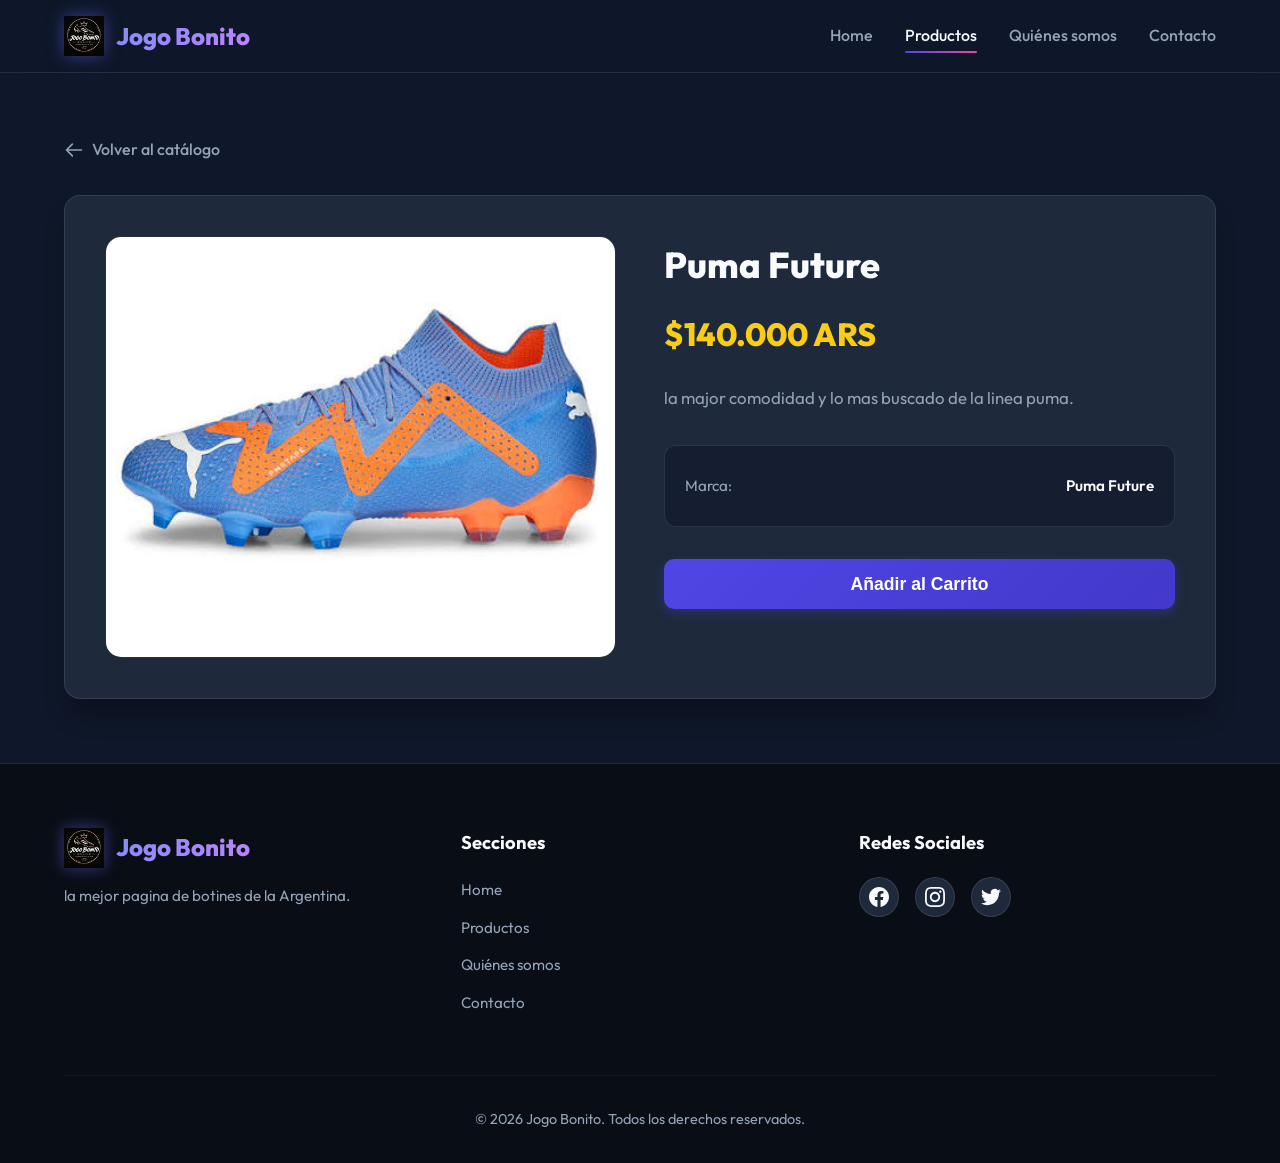
<file: producto3.html>
<!DOCTYPE html>
<html lang="es">
<head>
  <meta charset="UTF-8">
  <meta name="viewport" content="width=device-width, initial-scale=1.0">
  <meta name="description" content="Detalle de producto - Puma Future">
  <title>Puma Future</title>
  <link rel="stylesheet" href="styles2.css">
</head>
<body>

  <!-- BARRA DE NAVEGACIÓN -->
  <header class="header">
    <div class="container navbar">
      <a href="index.html" class="logo-container">
        <img src="imagenes/logo.jpg" alt="jogobonito" class="logo-icon">
        <span class="logo-text">Jogo Bonito</span>
      </a>
      <nav>
        <ul class="nav-links">
          <li><a href="index.html#home">Home</a></li>
          <li><a href="index.html#productos" class="active">Productos</a></li>
          <li><a href="index.html#quienes-somos">Quiénes somos</a></li>
          <li><a href="index.html#contacto">Contacto</a></li>
        </ul>
      </nav>
    </div>
  </header>

  <!-- SECCIÓN DE DETALLE DE PRODUCTO -->
  <main class="detalle-section">
    <div class="container">
      
      <a href="index.html#productos" class="back-btn">
        <svg width="20" height="20" fill="none" stroke="currentColor" viewBox="0 0 24 24">
          <path stroke-linecap="round" stroke-linejoin="round" stroke-width="2" d="M10 19l-7-7m0 0l7-7m-7 7h18" />
        </svg>
        Volver al catálogo
      </a>

      <div class="detalle-flex-container">
        
        <div class="detalle-img-box">
          <img src="imagenes/botines3.jpg" alt="Puma Future">
        </div>

        <div class="detalle-info-box">
          <h1 class="detalle-titulo">Puma Future</h1>
          <div class="detalle-precio">$140.000 ARS</div>
          
          <div class="detalle-descripcion">
            <p style="margin-bottom: 1rem;">
              la major comodidad y lo mas buscado de la linea puma.
            </p>
            <p>
            </p>
          </div>

          <ul class="specs-list">
            <li><span class="specs-label">Marca:</span> <span class="specs-val">Puma Future</span></li>
          </ul>

          <button class="btn-primary" style="font-size: 1.1rem; padding: 0.9rem 2rem; width: 100%;" onclick="alert('¡Producto agregado al carrito de compras!');">
            Añadir al Carrito
          </button>
        </div>

      </div>

    </div>
  </main>

  <!-- FOOTER -->
  <footer class="footer">
    <div class="container">
      <div class="footer-flex-container">
        
        <div class="footer-col">
          <div class="logo-container" style="margin-bottom: 1rem;">
            <img src="imagenes/logo.jpg" alt="jogobonito" class="logo-icon">
            <span class="logo-text">Jogo Bonito</span>
          </div>
          <p style="color: var(--text-muted); font-size: 0.95rem;">la mejor pagina de botines de la Argentina.</p>
        </div>

        <div class="footer-col">
          <h4>Secciones</h4>
          <ul class="footer-links">
            <li><a href="index.html#home">Home</a></li>
            <li><a href="index.html#productos">Productos</a></li>
            <li><a href="index.html#quienes-somos">Quiénes somos</a></li>
            <li><a href="index.html#contacto">Contacto</a></li>
          </ul>
        </div>

        <div class="footer-col">
          <h4>Redes Sociales</h4>
          <div class="social-links">
            <a href="https://facebook.com" target="_blank" class="social-btn" aria-label="Facebook">
              <svg width="20" height="20" fill="currentColor" viewBox="0 0 24 24"><path d="M24 12.073c0-6.627-5.373-12-12-12s-12 5.373-12 12c0 5.99 4.388 10.954 10.125 11.854v-8.385H7.078v-3.47h3.047V9.43c0-3.007 1.792-4.669 4.533-4.669 1.312 0 2.686.235 2.686.235v2.953H15.83c-1.491 0-1.956.925-1.956 1.874v2.25h3.328l-.532 3.47h-2.796v8.385C19.612 23.027 24 18.062 24 12.073z"/></svg>
            </a>
            <a href="https://instagram.com" target="_blank" class="social-btn" aria-label="Instagram">
              <svg width="20" height="20" fill="currentColor" viewBox="0 0 24 24"><path d="M12 2.163c3.204 0 3.584.012 4.85.07 3.252.148 4.771 1.691 4.919 4.919.058 1.265.069 1.645.069 4.849 0 3.205-.012 3.584-.069 4.849-.149 3.225-1.664 4.771-4.919 4.919-1.266.058-1.644.07-4.85.07-3.204 0-3.584-.012-4.849-.07-3.26-.149-4.771-1.699-4.919-4.92-.058-1.265-.07-1.644-.07-4.849 0-3.204.013-3.583.07-4.849.149-3.227 1.664-4.771 4.919-4.919 1.266-.057 1.645-.069 4.849-.069zm0-2.163c-3.259 0-3.667.014-4.947.072-4.358.2-6.78 2.618-6.98 6.98-.059 1.281-.073 1.689-.073 4.948 0 3.259.014 3.668.072 4.948.2 4.358 2.618 6.78 6.98 6.98 1.281.058 1.689.072 4.948.072 3.259 0 3.668-.014 4.948-.072 4.354-.2 6.782-2.618 6.979-6.98.059-1.28.073-1.689.073-4.948 0-3.259-.014-3.667-.072-4.947-.196-4.354-2.617-6.78-6.979-6.98-1.281-.059-1.69-.073-4.949-.073zm0 5.838c-3.403 0-6.162 2.759-6.162 6.162s2.759 6.163 6.162 6.163 6.162-2.759 6.162-6.163c0-3.403-2.759-6.162-6.162-6.162zm0 10.162c-2.209 0-4-1.79-4-4 0-2.209 1.791-4 4-4s4 1.791 4 4c0 2.21-1.791 4-4 4zm6.406-11.845c-.796 0-1.441.645-1.441 1.44s.645 1.44 1.441 1.44c.795 0 1.439-.645 1.439-1.44s-.644-1.44-1.439-1.44z"/></svg>
            </a>
            <a href="https://twitter.com" target="_blank" class="social-btn" aria-label="Twitter">
              <svg width="20" height="20" fill="currentColor" viewBox="0 0 24 24"><path d="M23.953 4.57a10 10 0 01-2.825.775 4.958 4.958 0 002.163-2.723c-.951.555-2.005.959-3.127 1.184a4.92 4.92 0 00-8.384 4.482C7.69 8.095 4.067 6.13 1.64 3.162a4.822 4.822 0 00-.666 2.475c0 1.71.87 3.213 2.188 4.096a4.904 4.904 0 01-2.228-.616v.06a4.923 4.923 0 003.946 4.827 4.996 4.996 0 01-2.212.085 4.936 4.936 0 004.604 3.417 9.867 9.867 0 01-6.102 2.105c-.39 0-.779-.023-1.17-.067a13.995 13.995 0 007.557 2.209c9.053 0 13.998-7.496 13.998-13.985 0-.21 0-.42-.015-.63A9.936 9.936 0 0024 4.59z"/></svg>
            </a>
          </div>
        </div>

      </div>

      <div class="footer-bottom">
        <p>&copy; 2026 Jogo Bonito. Todos los derechos reservados.</p>
      </div>
    </div>
  </footer>

</body>
</html>
</file>
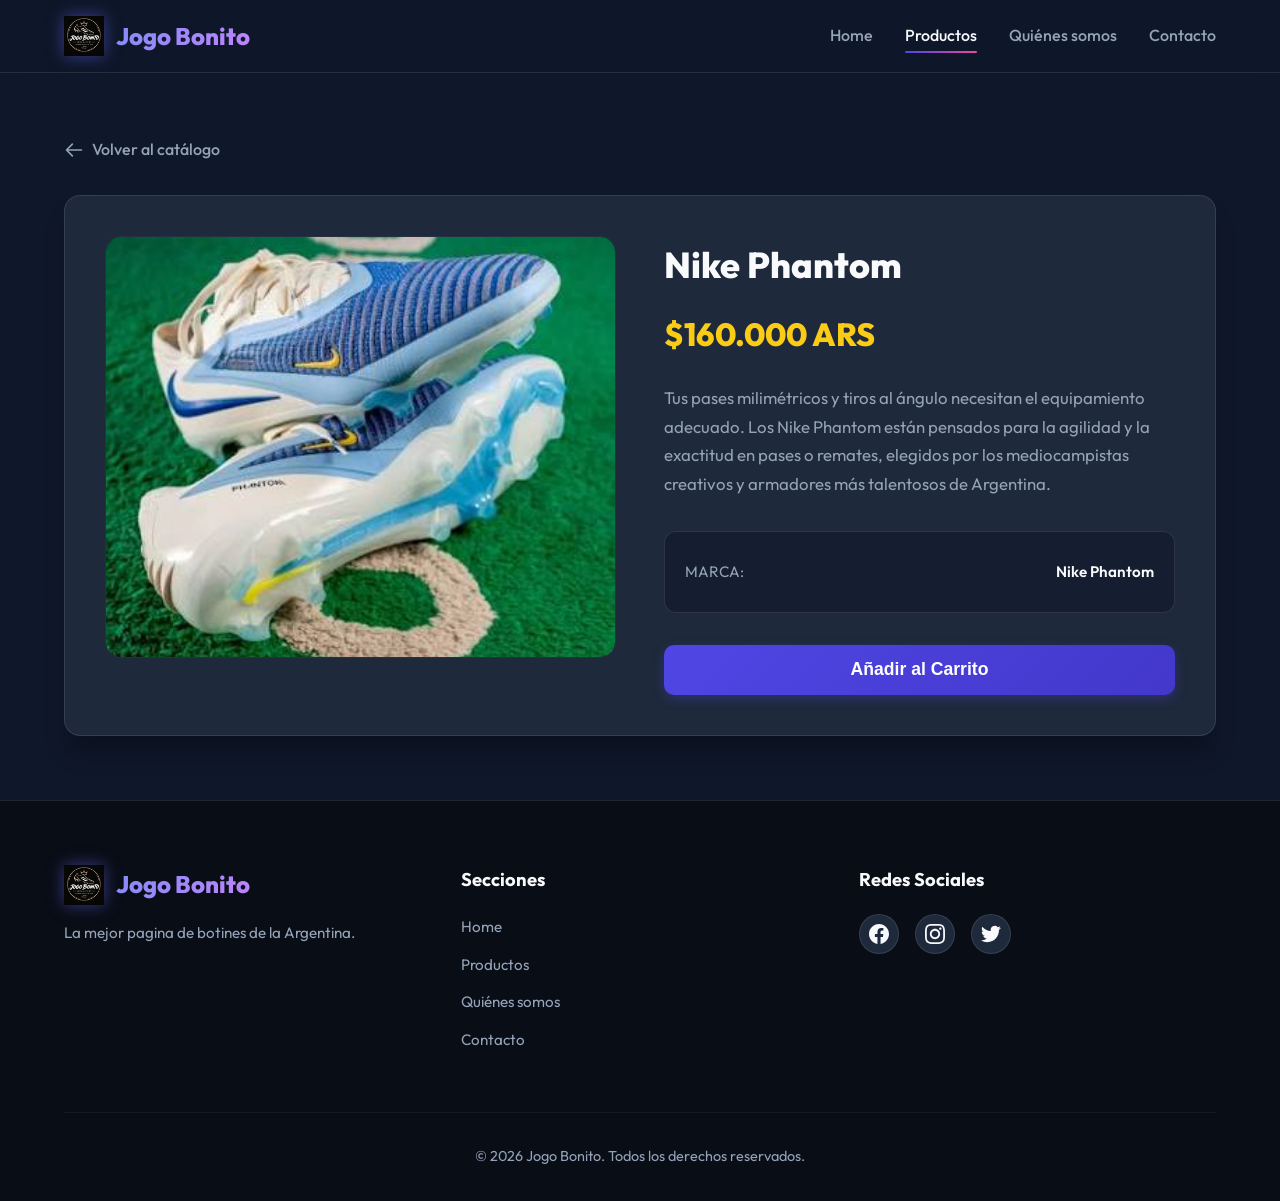
<file: producto4.html>
<!DOCTYPE html>
<html lang="es">
<head>
  <meta charset="UTF-8">
  <meta name="viewport" content="width=device-width, initial-scale=1.0">
  <meta name="description" content="Detalle de producto - Nike Phantom">
  <title>Nike Phantom</title>
  <link rel="stylesheet" href="styles2.css">
</head>
<body>

  <!-- BARRA DE NAVEGACIÓN -->
  <header class="header">
    <div class="container navbar">
      <a href="index.html" class="logo-container">
        <img src="imagenes/logo.jpg" alt="jogobonito Logo" class="logo-icon">
        <span class="logo-text">Jogo Bonito</span>
      </a>
      <nav>
        <ul class="nav-links">
          <li><a href="index.html#home">Home</a></li>
          <li><a href="index.html#productos" class="active">Productos</a></li>
          <li><a href="index.html#quienes-somos">Quiénes somos</a></li>
          <li><a href="index.html#contacto">Contacto</a></li>
        </ul>
      </nav>
    </div>
  </header>

  <!-- SECCIÓN DE DETALLE DE PRODUCTO -->
  <main class="detalle-section">
    <div class="container">
      
      <a href="index.html#productos" class="back-btn">
        <svg width="20" height="20" fill="none" stroke="currentColor" viewBox="0 0 24 24">
          <path stroke-linecap="round" stroke-linejoin="round" stroke-width="2" d="M10 19l-7-7m0 0l7-7m-7 7h18" />
        </svg>
        Volver al catálogo
      </a>

      <div class="detalle-flex-container">
        
        <div class="detalle-img-box">
          <img src="imagenes/botines4.jpg" alt="Nike Phantom">
        </div>

        <div class="detalle-info-box">
          <h1 class="detalle-titulo">Nike Phantom</h1>
          <div class="detalle-precio">$160.000 ARS</div>
          
          <div class="detalle-descripcion">
            <p style="margin-bottom: 1rem;">
              Tus pases milimétricos y tiros al ángulo necesitan el equipamiento adecuado. Los Nike Phantom están pensados para la agilidad y la exactitud en pases o remates, elegidos por los mediocampistas creativos y armadores más talentosos de Argentina.
            </p>
            </p>
          </div>

          <ul class="specs-list">
            <li><span class="specs-label">MARCA:</span> <span class="specs-val">Nike Phantom</span></li>
          </ul>

          <button class="btn-primary" style="font-size: 1.1rem; padding: 0.9rem 2rem; width: 100%;" onclick="alert('¡Producto agregado al carrito de compras!');">
            Añadir al Carrito
          </button>
        </div>

      </div>

    </div>
  </main>

  <!-- FOOTER -->
  <footer class="footer">
    <div class="container">
      <div class="footer-flex-container">
        
        <div class="footer-col">
          <div class="logo-container" style="margin-bottom: 1rem;">
            <img src="imagenes/logo.jpg" alt="jogobonito" class="logo-icon">
            <span class="logo-text">Jogo Bonito</span>
          </div>
          <p style="color: var(--text-muted); font-size: 0.95rem;">La mejor pagina de botines de la Argentina.</p>
        </div>

        <div class="footer-col">
          <h4>Secciones</h4>
          <ul class="footer-links">
            <li><a href="index.html#home">Home</a></li>
            <li><a href="index.html#productos">Productos</a></li>
            <li><a href="index.html#quienes-somos">Quiénes somos</a></li>
            <li><a href="index.html#contacto">Contacto</a></li>
          </ul>
        </div>

        <div class="footer-col">
          <h4>Redes Sociales</h4>
          <div class="social-links">
            <a href="https://facebook.com" target="_blank" class="social-btn" aria-label="Facebook">
              <svg width="20" height="20" fill="currentColor" viewBox="0 0 24 24"><path d="M24 12.073c0-6.627-5.373-12-12-12s-12 5.373-12 12c0 5.99 4.388 10.954 10.125 11.854v-8.385H7.078v-3.47h3.047V9.43c0-3.007 1.792-4.669 4.533-4.669 1.312 0 2.686.235 2.686.235v2.953H15.83c-1.491 0-1.956.925-1.956 1.874v2.25h3.328l-.532 3.47h-2.796v8.385C19.612 23.027 24 18.062 24 12.073z"/></svg>
            </a>
            <a href="https://instagram.com" target="_blank" class="social-btn" aria-label="Instagram">
              <svg width="20" height="20" fill="currentColor" viewBox="0 0 24 24"><path d="M12 2.163c3.204 0 3.584.012 4.85.07 3.252.148 4.771 1.691 4.919 4.919.058 1.265.069 1.645.069 4.849 0 3.205-.012 3.584-.069 4.849-.149 3.225-1.664 4.771-4.919 4.919-1.266.058-1.644.07-4.85.07-3.204 0-3.584-.012-4.849-.07-3.26-.149-4.771-1.699-4.919-4.92-.058-1.265-.07-1.644-.07-4.849 0-3.204.013-3.583.07-4.849.149-3.227 1.664-4.771 4.919-4.919 1.266-.057 1.645-.069 4.849-.069zm0-2.163c-3.259 0-3.667.014-4.947.072-4.358.2-6.78 2.618-6.98 6.98-.059 1.281-.073 1.689-.073 4.948 0 3.259.014 3.668.072 4.948.2 4.358 2.618 6.78 6.98 6.98 1.281.058 1.689.072 4.948.072 3.259 0 3.668-.014 4.948-.072 4.354-.2 6.782-2.618 6.979-6.98.059-1.28.073-1.689.073-4.948 0-3.259-.014-3.667-.072-4.947-.196-4.354-2.617-6.78-6.979-6.98-1.281-.059-1.69-.073-4.949-.073zm0 5.838c-3.403 0-6.162 2.759-6.162 6.162s2.759 6.163 6.162 6.163 6.162-2.759 6.162-6.163c0-3.403-2.759-6.162-6.162-6.162zm0 10.162c-2.209 0-4-1.79-4-4 0-2.209 1.791-4 4-4s4 1.791 4 4c0 2.21-1.791 4-4 4zm6.406-11.845c-.796 0-1.441.645-1.441 1.44s.645 1.44 1.441 1.44c.795 0 1.439-.645 1.439-1.44s-.644-1.44-1.439-1.44z"/></svg>
            </a>
            <a href="https://twitter.com" target="_blank" class="social-btn" aria-label="Twitter">
              <svg width="20" height="20" fill="currentColor" viewBox="0 0 24 24"><path d="M23.953 4.57a10 10 0 01-2.825.775 4.958 4.958 0 002.163-2.723c-.951.555-2.005.959-3.127 1.184a4.92 4.92 0 00-8.384 4.482C7.69 8.095 4.067 6.13 1.64 3.162a4.822 4.822 0 00-.666 2.475c0 1.71.87 3.213 2.188 4.096a4.904 4.904 0 01-2.228-.616v.06a4.923 4.923 0 003.946 4.827 4.996 4.996 0 01-2.212.085 4.936 4.936 0 004.604 3.417 9.867 9.867 0 01-6.102 2.105c-.39 0-.779-.023-1.17-.067a13.995 13.995 0 007.557 2.209c9.053 0 13.998-7.496 13.998-13.985 0-.21 0-.42-.015-.63A9.936 9.936 0 0024 4.59z"/></svg>
            </a>
          </div>
        </div>

      </div>

      <div class="footer-bottom">
        <p>&copy; 2026 Jogo Bonito. Todos los derechos reservados.</p>
      </div>
    </div>
  </footer>

</body>
</html>
</file>
<file: styles2.css>
/* ==========================================================================
   RESET & CONFIGURACIÓN GLOBAL
   ========================================================================== */
@import url('https://fonts.googleapis.com/css2?family=Outfit:wght@300;400;500;600;700;800&display=swap');

:root {
  --primary: #4f46e5;
  --primary-hover: #4338ca;
  --secondary: #ec4899;
  --accent: #facc15;
  --bg-dark: #0f172a;
  --bg-card: #1e293b;
  --bg-light: #f8fafc;
  --text-main: #f8fafc;
  --text-muted: #94a3b8;
  --text-dark: #0f172a;
  --border-color: rgba(255, 255, 255, 0.1);
  --shadow-sm: 0 4px 6px -1px rgba(0, 0, 0, 0.1);
  --shadow-lg: 0 20px 25px -5px rgba(0, 0, 0, 0.3);
  --transition: all 0.3s cubic-bezier(0.4, 0, 0.2, 1);
  --radius: 16px;
}

* {
  margin: 0;
  padding: 0;
  box-sizing: border-box;
}

html {
  scroll-behavior: smooth;
}

body {
  font-family: 'Outfit', sans-serif;
  background-color: var(--bg-dark);
  color: var(--text-main);
  line-height: 1.6;
  overflow-x: hidden;
}

a {
  text-decoration: none;
  color: inherit;
  transition: var(--transition);
}

img {
  max-width: 100%;
  height: auto;
  display: block;
}

.container {
  width: 90%;
  max-width: 1200px;
  margin: 0 auto;
}

/* ==========================================================================
   BARRA DE NAVEGACIÓN (HEADER & NAVBAR)
   ========================================================================== */
.header {
  position: sticky;
  top: 0;
  z-index: 1000;
  background: rgba(15, 23, 42, 0.85);
  backdrop-filter: blur(12px);
  border-bottom: 1px solid var(--border-color);
  padding: 1rem 0;
}

.navbar {
  display: flex;
  justify-content: space-between;
  align-items: center;
}

.logo-container {
  display: flex;
  align-items: center;
  gap: 0.75rem;
}

.logo-icon {
  width: 40px;
  height: 40px;
  filter: drop-shadow(0 0 8px rgba(99, 102, 241, 0.5));
  transition: var(--transition);
}

.logo-container:hover .logo-icon {
  transform: rotate(-10deg) scale(1.05);
}

.logo-text {
  font-size: 1.5rem;
  font-weight: 800;
  background: linear-gradient(135deg, #818cf8, #c084fc);
  -webkit-background-clip: text;
  -webkit-text-fill-color: transparent;
}

.nav-links {
  display: flex;
  list-style: none;
  gap: 2rem;
}

.nav-links a {
  font-weight: 500;
  font-size: 1rem;
  color: var(--text-muted);
  position: relative;
  padding: 0.5rem 0;
}

.nav-links a:hover,
.nav-links a.active {
  color: var(--text-main);
}

.nav-links a::after {
  content: '';
  position: absolute;
  bottom: 0;
  left: 0;
  width: 0%;
  height: 2px;
  background: linear-gradient(90deg, var(--primary), var(--secondary));
  transition: var(--transition);
  border-radius: 2px;
}

.nav-links a:hover::after,
.nav-links a.active::after {
  width: 100%;
}

/* ==========================================================================
   BANNER DE OFERTA
   ========================================================================== */
.banner-section {
  padding: 3rem 0 1.5rem 0;
}

.banner-card {
  position: relative;
  border-radius: var(--radius);
  overflow: hidden;
  box-shadow: var(--shadow-lg);
  border: 1px solid var(--border-color);
  transition: var(--transition);
}

.banner-card:hover {
  transform: translateY(-4px);
  box-shadow: 0 25px 30px -5px rgba(99, 102, 241, 0.25);
}

.banner-img {
  width: 100%;
  height: 380px;
  object-fit: cover;
}

/* ==========================================================================
   TITULOS DE SECCIÓN
   ========================================================================== */
.section-title {
  font-family: "Zen Dots", sans-serif;
  font-weight: 400;
  font-style: normal;
  text-align: center;
  font-size: 2.25rem;
  font-weight: 700;
  margin-bottom: 0.5rem;
  background: linear-gradient(135deg, #ffffff, #cbd5e1);
  -webkit-background-clip: text;
  -webkit-text-fill-color: transparent;
}

.section-subtitle {
  text-align: center;
  color: var(--text-muted);
  font-size: 1.1rem;
  margin-bottom: 3rem;
}

/* ==========================================================================
   SECCIÓN PRODUCTOS (UTILIZANDO FLEXBOX)
   ========================================================================== */
.productos-section {
  padding: 5rem 0;
}

.productos-flex-container {
  display: flex;
  flex-wrap: wrap;
  justify-content: center;
  gap: 2rem;
}

.producto-card {
  flex: 1 1 260px;
  max-width: 320px;
  background: var(--bg-card);
  border-radius: var(--radius);
  border: 1px solid var(--border-color);
  overflow: hidden;
  display: flex;
  flex-direction: column;
  transition: var(--transition);
  box-shadow: var(--shadow-sm);
}

.producto-card:hover {
  transform: translateY(-8px);
  border-color: rgba(99, 102, 241, 0.4);
  box-shadow: var(--shadow-lg);
}

.producto-img-wrapper {
  position: relative;
  overflow: hidden;
  background: #1e293b;
  display: block;
}

.producto-img-wrapper img {
  width: 100%;
  height: 220px;
  object-fit: cover;
  transition: transform 0.5s ease;
}

.producto-img-wrapper:hover img {
  transform: scale(1.08);
}

.badge-offer {
  position: absolute;
  top: 12px;
  right: 12px;
  background: var(--secondary);
  color: #ffffff;
  font-size: 0.75rem;
  font-weight: 700;
  padding: 4px 10px;
  border-radius: 20px;
  text-transform: uppercase;
}

.producto-info {
  padding: 1.5rem;
  display: flex;
  flex-direction: column;
  flex-grow: 1;
}

.producto-titulo {
  font-size: 1.25rem;
  font-weight: 600;
  margin-bottom: 0.5rem;
  color: var(--text-main);
}

.producto-descripcion {
  font-size: 0.9rem;
  color: var(--text-muted);
  margin-bottom: 1.25rem;
  flex-grow: 1;
}

.producto-footer {
  display: flex;
  justify-content: space-between;
  align-items: center;
  margin-top: auto;
}

.producto-precio {
  font-size: 1.35rem;
  font-weight: 800;
  color: var(--accent);
}

.btn-primary {
  display: inline-block;
  background: linear-gradient(135deg, var(--primary), var(--primary-hover));
  color: #ffffff;
  font-weight: 600;
  padding: 0.6rem 1.2rem;
  border-radius: 10px;
  border: none;
  cursor: pointer;
  box-shadow: 0 4px 12px rgba(79, 70, 229, 0.3);
  transition: var(--transition);
  text-align: center;
}

.btn-primary:hover {
  transform: translateY(-2px);
  box-shadow: 0 6px 16px rgba(79, 70, 229, 0.5);
  background: linear-gradient(135deg, #6366f1, #4f46e5);
}

/* ==========================================================================
   SECCIÓN QUIÉNES SOMOS
   ========================================================================== */
.about-section {
  padding: 5rem 0;
  background: rgba(30, 41, 59, 0.4);
  border-top: 1px solid var(--border-color);
  border-bottom: 1px solid var(--border-color);
}

.about-flex-container {
  display: flex;
  flex-wrap: wrap;
  align-items: center;
  gap: 3rem;
}

.about-img-box {
  flex: 1 1 400px;
  border-radius: var(--radius);
  overflow: hidden;
  border: 1px solid var(--border-color);
  box-shadow: var(--shadow-lg);
}

.about-content {
  flex: 1 1 400px;
}

.about-content p {
  color: var(--text-muted);
  margin-bottom: 1.2rem;
  font-size: 1.05rem;
}

/* ==========================================================================
   SECCIÓN CONTACTO
   ========================================================================== */
.contacto-section {
  padding: 5rem 0;
}

.contacto-flex-container {
  display: flex;
  flex-wrap: wrap;
  gap: 3rem;
  justify-content: center;
}

.contacto-info {
  flex: 1 1 350px;
}

.contacto-info-item {
  display: flex;
  align-items: flex-start;
  gap: 1rem;
  margin-bottom: 1.5rem;
  background: var(--bg-card);
  padding: 1.25rem;
  border-radius: var(--radius);
  border: 1px solid var(--border-color);
}

.contacto-icon {
  width: 28px;
  height: 28px;
  color: var(--primary);
  flex-shrink: 0;
}

.contacto-form-box {
  flex: 1 1 450px;
  background: var(--bg-card);
  padding: 2.5rem;
  border-radius: var(--radius);
  border: 1px solid var(--border-color);
  box-shadow: var(--shadow-lg);
}

.form-group {
  margin-bottom: 1.5rem;
}

.form-group label {
  display: block;
  font-size: 0.95rem;
  font-weight: 500;
  margin-bottom: 0.5rem;
  color: var(--text-main);
}

.form-control {
  width: 100%;
  padding: 0.8rem 1rem;
  background: #0f172a;
  border: 1px solid var(--border-color);
  border-radius: 10px;
  color: var(--text-main);
  font-family: inherit;
  font-size: 1rem;
  transition: var(--transition);
}

.form-control:focus {
  outline: none;
  border-color: var(--primary);
  box-shadow: 0 0 0 3px rgba(79, 70, 229, 0.2);
}

textarea.form-control {
  resize: vertical;
  min-height: 120px;
}

/* ==========================================================================
   FOOTER (PIE DE PÁGINA)
   ========================================================================== */
.footer {
  background: #090d16;
  border-top: 1px solid var(--border-color);
  padding: 4rem 0 2rem 0;
}

.footer-flex-container {
  display: flex;
  flex-wrap: wrap;
  justify-content: space-between;
  gap: 2.5rem;
  margin-bottom: 3rem;
}

.footer-col {
  flex: 1 1 220px;
}

.footer-col h4 {
  font-size: 1.15rem;
  font-weight: 700;
  margin-bottom: 1.25rem;
  color: var(--text-main);
}

.footer-links {
  list-style: none;
}

.footer-links li {
  margin-bottom: 0.75rem;
}

.footer-links a {
  color: var(--text-muted);
  font-size: 0.95rem;
}

.footer-links a:hover {
  color: var(--primary);
  padding-left: 5px;
}

.social-links {
  display: flex;
  gap: 1rem;
}

.social-btn {
  width: 40px;
  height: 40px;
  border-radius: 50%;
  background: var(--bg-card);
  border: 1px solid var(--border-color);
  display: flex;
  align-items: center;
  justify-content: center;
  color: var(--text-main);
  transition: var(--transition);
}

.social-btn:hover {
  background: var(--primary);
  color: #ffffff;
  transform: translateY(-3px);
}

.footer-bottom {
  text-align: center;
  padding-top: 2rem;
  border-top: 1px solid rgba(255, 255, 255, 0.05);
  color: var(--text-muted);
  font-size: 0.9rem;
}

/* ==========================================================================
   PÁGINA DE DETALLE DE PRODUCTO (producto.html)
   ========================================================================== */
.detalle-section {
  padding: 4rem 0;
}

.back-btn {
  display: inline-flex;
  align-items: center;
  gap: 0.5rem;
  color: var(--text-muted);
  font-weight: 500;
  margin-bottom: 2rem;
}

.back-btn:hover {
  color: var(--primary);
}

.detalle-flex-container {
  display: flex;
  flex-wrap: wrap;
  gap: 3rem;
  align-items: flex-start;
  background: var(--bg-card);
  padding: 2.5rem;
  border-radius: var(--radius);
  border: 1px solid var(--border-color);
  box-shadow: var(--shadow-lg);
}

.detalle-img-box {
  flex: 1 1 450px;
  border-radius: var(--radius);
  overflow: hidden;
  border: 1px solid var(--border-color);
  background: #0f172a;
}

.detalle-img-box img {
  width: 100%;
  max-height: 420px;
  object-fit: cover;
}

.detalle-info-box {
  flex: 1 1 450px;
}

.detalle-titulo {
  font-size: 2.25rem;
  font-weight: 800;
  margin-bottom: 1rem;
}

.detalle-precio {
  font-size: 2rem;
  font-weight: 800;
  color: var(--accent);
  margin-bottom: 1.5rem;
}

.detalle-descripcion {
  color: var(--text-muted);
  font-size: 1.05rem;
  margin-bottom: 2rem;
  line-height: 1.7;
}

.specs-list {
  list-style: none;
  margin-bottom: 2rem;
  background: rgba(15, 23, 42, 0.6);
  padding: 1.25rem;
  border-radius: 12px;
  border: 1px solid var(--border-color);
}

.specs-list li {
  display: flex;
  justify-content: space-between;
  padding: 0.5rem 0;
  border-bottom: 1px dashed rgba(255, 255, 255, 0.1);
  font-size: 0.95rem;
}

.specs-list li:last-child {
  border-bottom: none;
}

.specs-label {
  color: var(--text-muted);
}

.specs-val {
  font-weight: 600;
  color: var(--text-main);
}

/* ==========================================================================
   RESPONSIVE DESIGN (MEDIA QUERIES)
   ========================================================================== */
@media (max-width: 768px) {
  .navbar {
    flex-direction: column;
    gap: 1rem;
  }
  
  .nav-links {
    gap: 1rem;
    flex-wrap: wrap;
    justify-content: center;
  }

  .banner-img {
    height: 250px;
  }

  .detalle-flex-container {
    padding: 1.5rem;
  }
}
</file>
